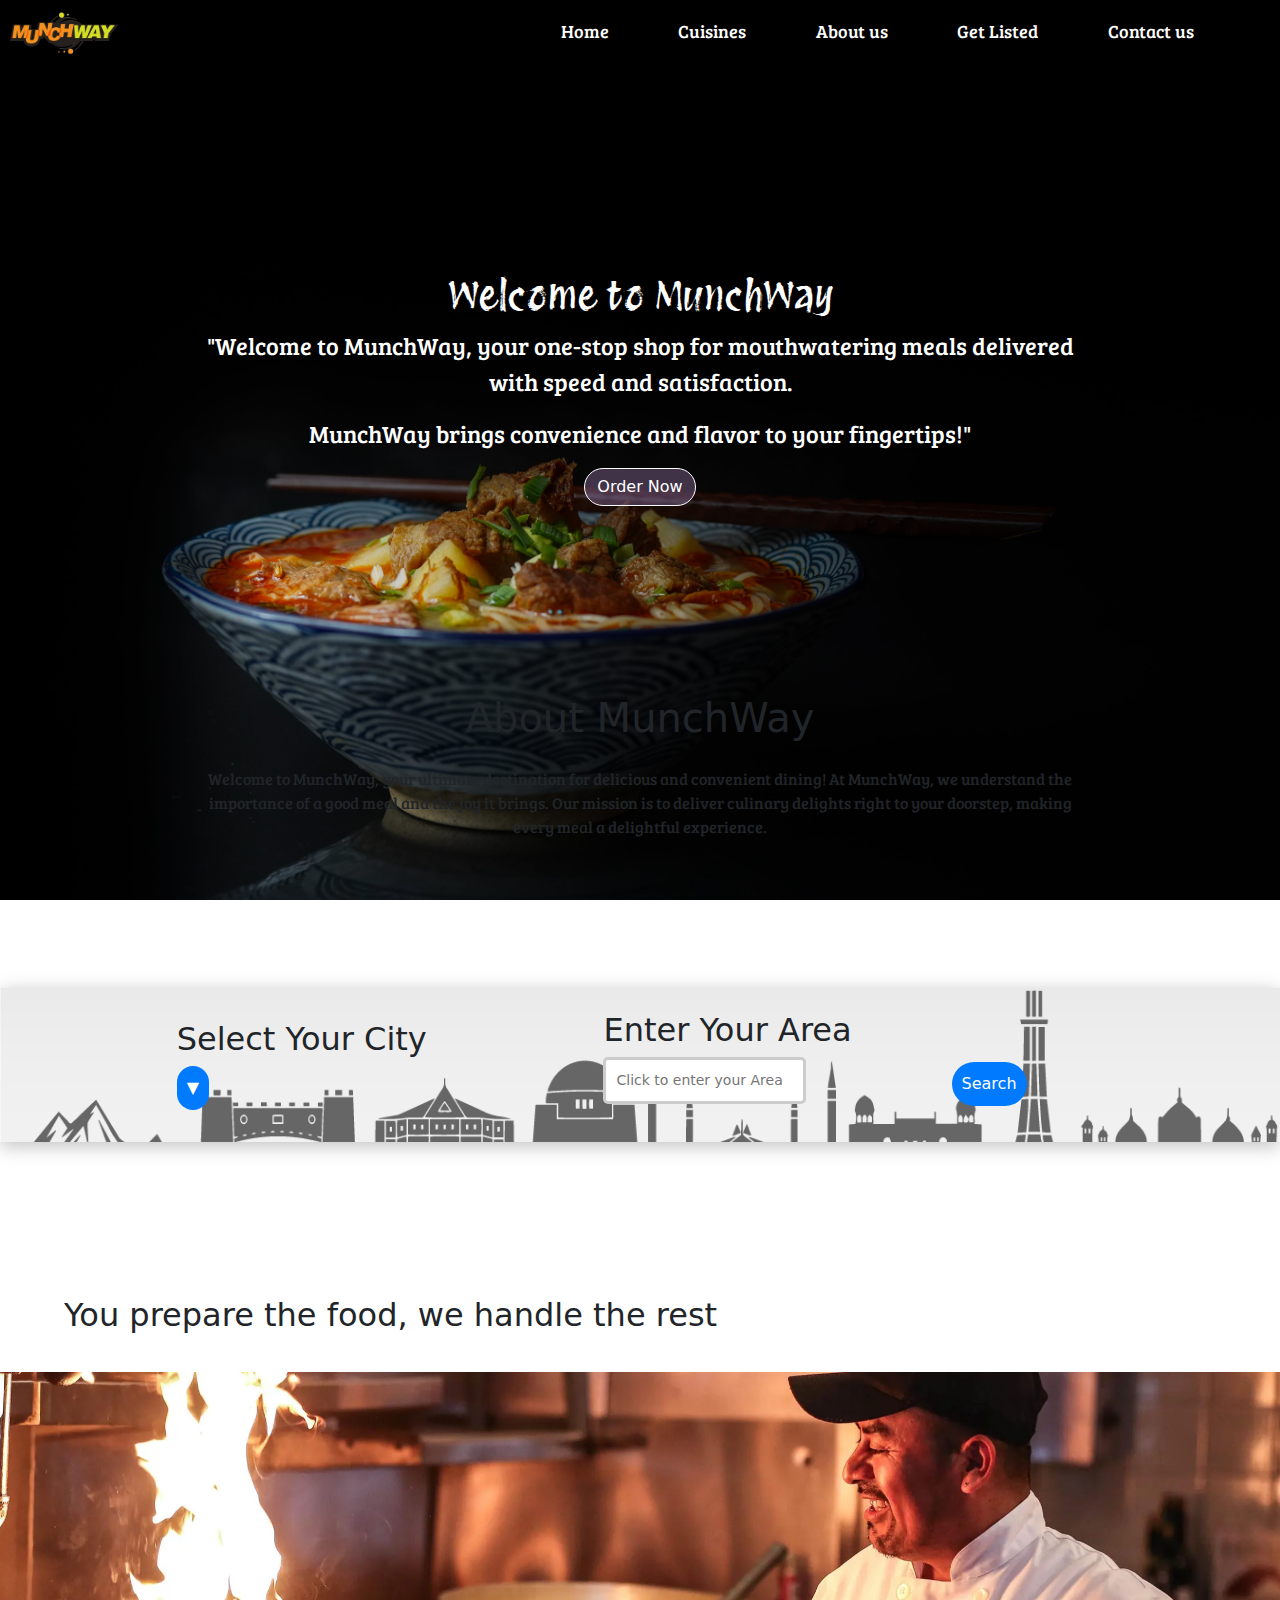
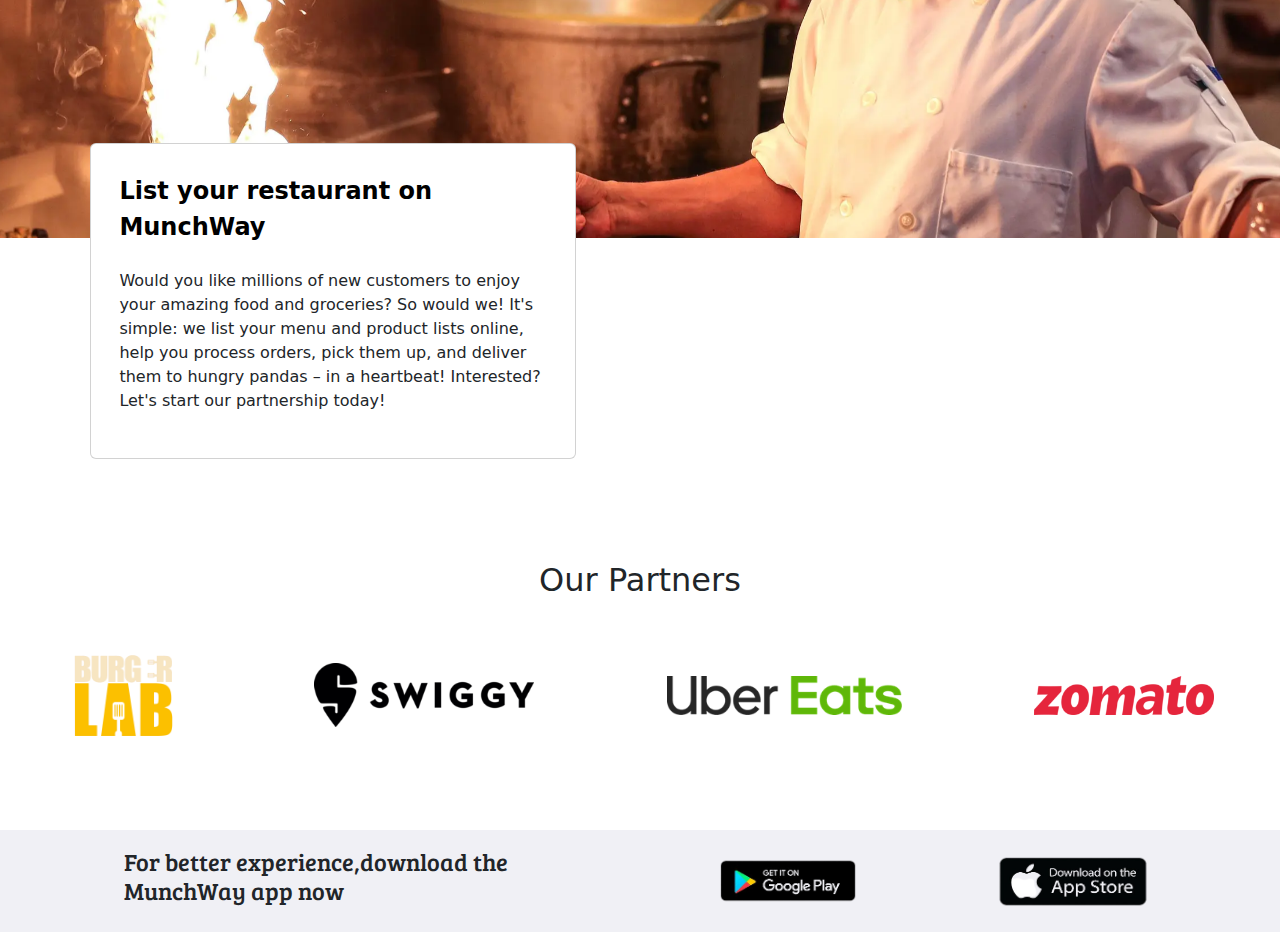
<file: index.html>
<!DOCTYPE html>
<html lang="en">
<head>
    <meta charset="UTF-8">
    <meta name="viewport" content="width=device-width, initial-scale=1.0">
    <title>MunchWay</title>
    <link rel="stylesheet" href="css/style-index.css">
    <link rel="stylesheet" href="css/style-form.css">
    <link href="https://fonts.googleapis.com/css2?family=Bree+Serif&family=Poppins:ital,wght@0,100;0,200;0,300;0,400;0,500;0,600;0,700;0,800;0,900;1,100;1,200;1,300;1,400;1,500;1,600;1,700;1,800;1,900&family=Protest+Revolution&display=swap" rel="stylesheet">
    <link href="https://cdn.jsdelivr.net/npm/bootstrap@5.3.3/dist/css/bootstrap.min.css" rel="stylesheet" integrity="sha384-QWTKZyjpPEjISv5WaRU9OFeRpok6YctnYmDr5pNlyT2bRjXh0JMhjY6hW+ALEwIH" crossorigin="anonymous">
</head>
<body>
    <!-- navbar -->
<div class="navbar">
    <div class="logo">
        <img src="images/logo.png" alt="">
    </div>

    <div class="nav-items">
<ul>
    <li class="item"><a href="#">Home</a></li>
    <li class="item"><a href="cuisines.html">Cuisines</a></li>
    <li class="item"><a href="about.html">About us</a></li>
    <li class="item"><a href="listing.html">Get Listed</a></li>
    <li class="item"><a href="">Contact us</a></li>
</ul>
    </div>
</div>

<!-- banner -->
<section class="banner">
<div class="ban-text">    
<h1>Welcome to MunchWay</h1>
<p>"Welcome to MunchWay, your one-stop shop for mouthwatering meals delivered with speed and satisfaction.</p>
<p>MunchWay brings convenience and flavor to your fingertips!"</p>
<button class="btn" onclick="toggleForm()">Order Now</button>

</div>
</section>

<!-- signup form -->

<div class="container">
    <h1>SignUp to MunchWay</h1>
    <button class="close-btn" onclick="closeForm()">×</button>
<form>
    <label for="fullname">Full Name</label>
    <input type="text" id="fullname" name="fullname" required>

    <label for="email">Email</label>
    <input type="email" id="email" name="email" required>

    <label for="password">Password</label>
    <input type="password" id="password" name="password" required>

    <button type="submit">SignUp</button>
</form>
</div>

<!-- about section  -->
<section class="about">
<div class="abt-text">
<h1>About MunchWay</h1>
<p>Welcome to MunchWay, your ultimate destination for delicious and convenient dining! At MunchWay, we understand the importance of a good meal and the joy it brings. Our mission is to deliver culinary delights right to your doorstep, making every meal a delightful experience.
</p>
</div>
</section>

<!-- services areas -->
<section class="service">
<div class="cities">
    <h2>Select Your City</h2>
    <div>
        <select id="citySelect" style="display: none;">
            <option value="Karachi">Karachi</option>
            <option value="Lahore">Lahore</option>
            <option value="Islamabad">Islamabad</option>
            <option value="Faisalabad">Faisalabad</option>
            <option value="Rawalpindi">Rawalpindi</option>
        </select>
        <button onclick="toggleCities()">▼</button>
    </div>
</div>
<div class="area">
    <h2>Enter Your Area</h2>
    <div>
        <input type="text" id="areaInput" onclick="showTextarea()" placeholder="Click to enter your Area">
    </div>
</div>
<div class="serv-btn">
        <button id="searchButton" onclick="checkInputs()">Search</button>
</div>
</section>

<!-- list your Restaurant -->
<section id="listing">
<div class="list-rest">
    <h2>You prepare the food, we handle the rest</h2>
    <img src="./images/home-vendor-pk.png" alt="">
</div>
<div class="card">
    <div class="card-details">
        <p class="text-title">List your restaurant on MunchWay</p>
        <p class="text-body">Would you like millions of new customers to enjoy your amazing food and groceries? So would we!

            It's simple: we list your menu and product lists online, help you process orders, pick them up, and deliver them to hungry pandas – in a heartbeat!
            
            Interested? Let's start our partnership today!</p>
    </div>
    <button class="card-button">Get Started</button>
</div>
</section>

<!-- Our Partners -->

<section id="part-sec">
    <h2 class="part-text">Our Partners</h2>
<div class="partner">
    <img src="partners/Burger-lab-Logo.png" alt="" id="burger-lab">
    <img src="partners/swiggy-logo.png" alt="" id="swiggy">
    <img src="partners/uber-eats-logo.png" alt="" id="uber-eats">
    <img src="partners/zomato-logo.png" alt="" id="zomato">
</div>
</section>

<!-- Download APP -->

<section class="get-app">
<h2>For better experience,download the MunchWay app now</h2>
<img src="images/google.png" alt="" id="google" style="height: 5vw;">
<img src="images/app-store.png" alt="" id="app-store" style="height: 4.5vw;position: relative; top: 0.1vw;">
</section>












<script src="https://cdn.jsdelivr.net/npm/bootstrap@5.3.3/dist/js/bootstrap.bundle.min.js" integrity="sha384-YvpcrYf0tY3lHB60NNkmXc5s9fDVZLESaAA55NDzOxhy9GkcIdslK1eN7N6jIeHz" crossorigin="anonymous"></script>
<script>
     function toggleCities() {
            var select = document.getElementById("citySelect");
            if (select.style.display === "none") {
                select.style.display = "inline-block";
            } else {
                select.style.display = "none";
            }
        }

        function showTextarea() {
            var textarea = document.getElementById("areaTextarea");
            textarea.style.display = "block";
        }

        function checkInputs() {
            var city = document.getElementById("citySelect").value;
            var area = document.getElementById("areaInput").value;
            var button = document.getElementById("searchButton");

            if (city === "" && area === "") {
                alert("Please enter your city and area.");
            } else if (city === "") {
                alert("Please enter your city first.");
            } else if (area === "") {
                alert("Please enter your area first.");
            } else {
                button.disabled = true;
            }
        }


        function toggleForm() {
    var form = document.querySelector('.container');
    form.style.display = (form.style.display === 'block') ? 'none' : 'block';
}

// // Close the form when clicked outside
// window.addEventListener('click', function(event) {
//     var form = document.querySelector('.container');
//     if (event.target != form && event.target.parentNode != form && event.target.className != 'btn') {
//         form.style.display = 'none';
//     }
// });
// Close the form when clicked outside
window.addEventListener('click', function(event) {
    var form = document.querySelector('.container');
    var button = document.getElementById('orderButton');
    if (event.target != form && event.target != button && !form.contains(event.target) && event.target.className != 'btn') {
        form.style.display = 'none';
    }
});
// 'x' button for closing the form
function closeForm() {
    document.querySelector('.container').style.display = 'none';
}




        // document.body.style.zoom = "100%";


</script>
</body>
</html>
</file>
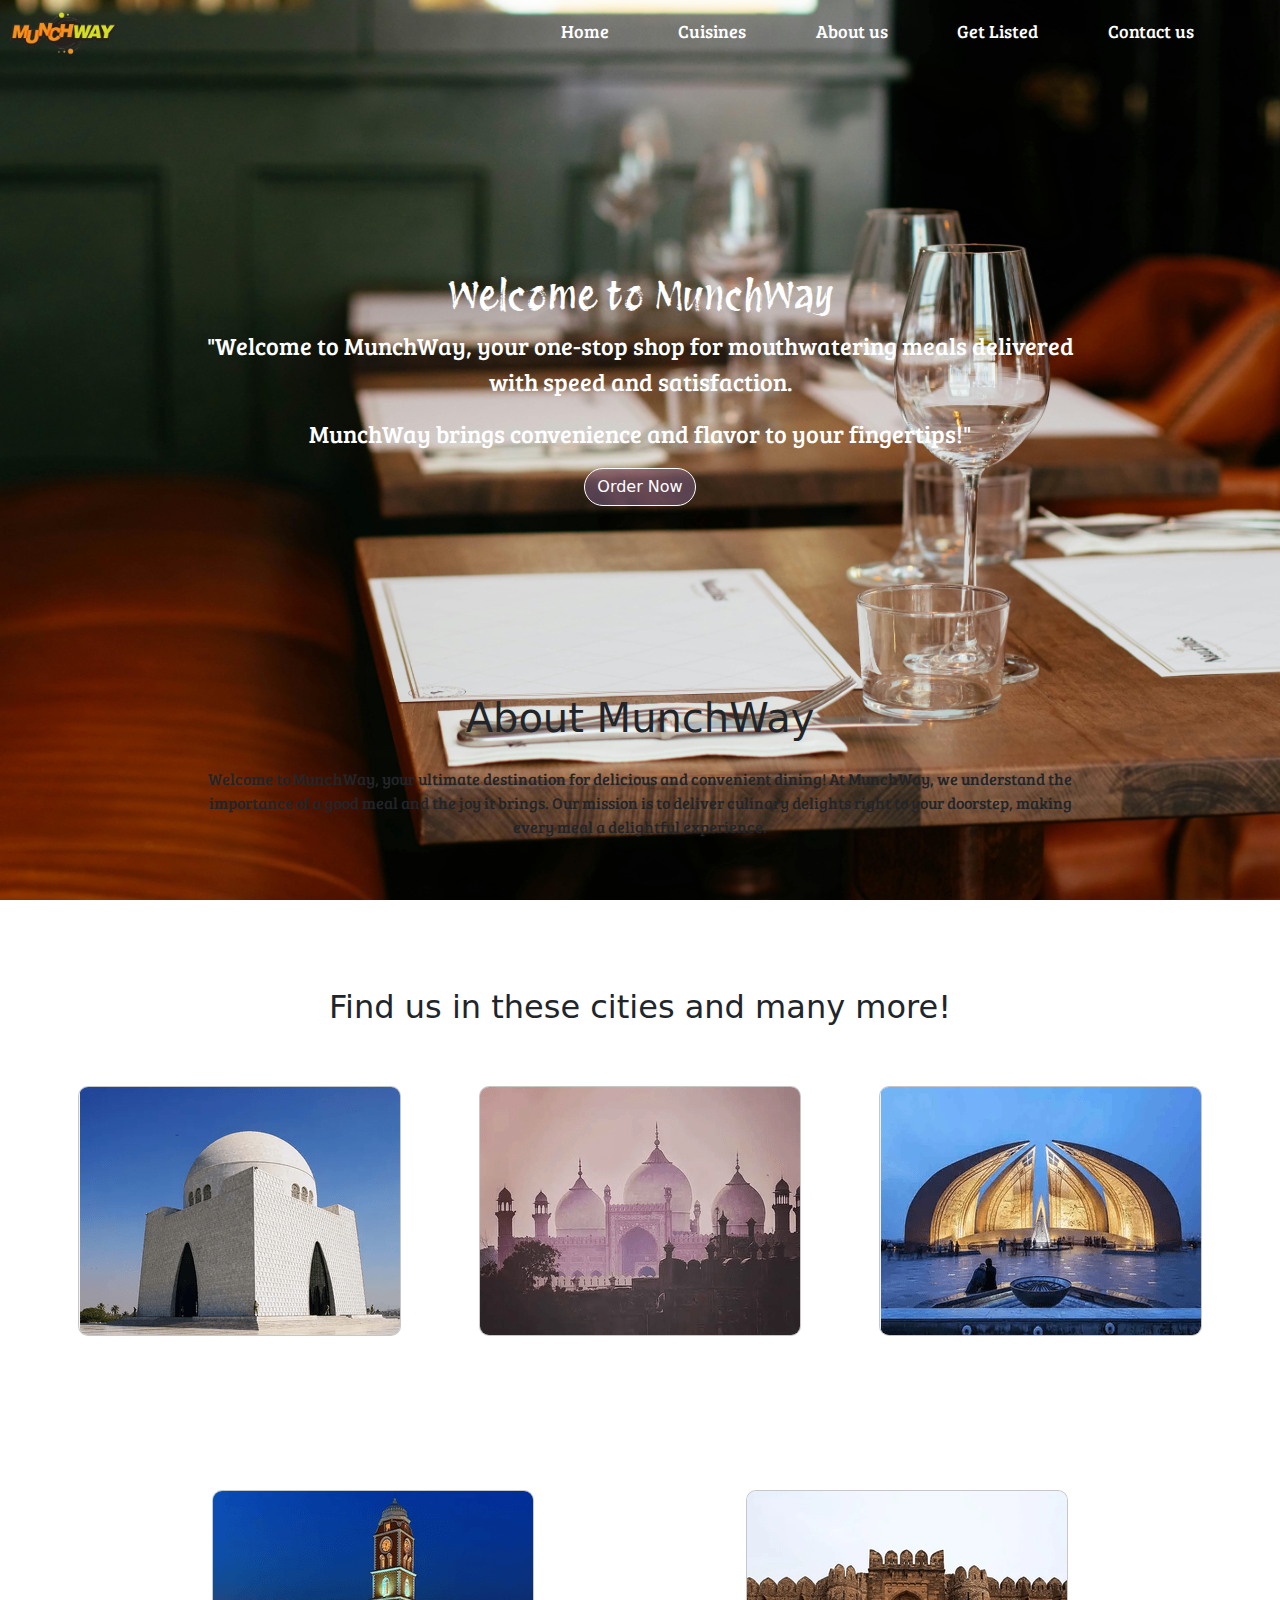
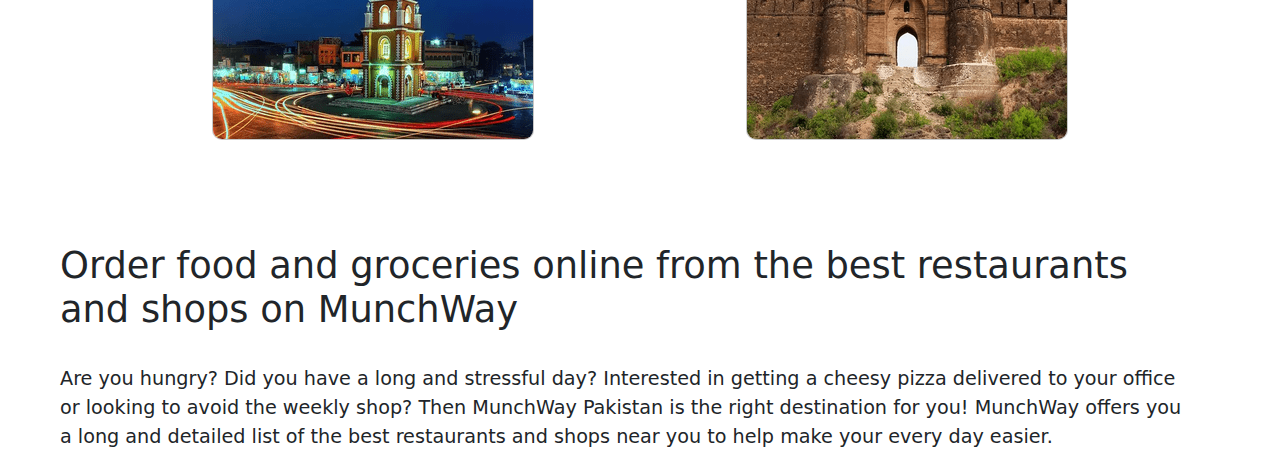
<file: about.html>
<!DOCTYPE html>
<html lang="en">
<head>
    <meta charset="UTF-8">
    <meta name="viewport" content="width=device-width, initial-scale=1.0">
    <link rel="stylesheet" href="css/style-index.css">
    <link rel="stylesheet" href="css/style-about.css">
    <link href="https://fonts.googleapis.com/css2?family=Bree+Serif&family=Poppins:ital,wght@0,100;0,200;0,300;0,400;0,500;0,600;0,700;0,800;0,900;1,100;1,200;1,300;1,400;1,500;1,600;1,700;1,800;1,900&family=Protest+Revolution&display=swap" rel="stylesheet">
    <link href="https://cdn.jsdelivr.net/npm/bootstrap@5.3.3/dist/css/bootstrap.min.css" rel="stylesheet" integrity="sha384-QWTKZyjpPEjISv5WaRU9OFeRpok6YctnYmDr5pNlyT2bRjXh0JMhjY6hW+ALEwIH" crossorigin="anonymous">
    <title>About MunchWay</title>

</head>
<body>
    <!-- navbar -->
    <div class="navbar">
        <div class="logo">
            <img src="images/logo.png" alt="">
        </div>
    
        <div class="nav-items">
    <ul>
        <li class="item"><a href="index.html">Home</a></li>
        <li class="item"><a href="cuisines.html">Cuisines</a></li>
        <li class="item"><a href="#">About us</a></li>
        <li class="item"><a href="listing.html">Get Listed</a></li>
        <li class="item"><a href="">Contact us</a></li>
    </ul>
        </div>
    </div>

    <!-- banner -->
<section class=" cuisine-banner">
    <div class="ban-text">    
    <h1>Welcome to MunchWay</h1>
    <p>"Welcome to MunchWay, your one-stop shop for mouthwatering meals delivered with speed and satisfaction.</p>
    <p>MunchWay brings convenience and flavor to your fingertips!"</p>
    <button class="btn">Order Now</button>
    </div>
    </section>

<!-- about section  -->
<section class="about">
    <div class="abt-text">
    <h1>About MunchWay</h1>
    <p>Welcome to MunchWay, your ultimate destination for delicious and convenient dining! At MunchWay, we understand the importance of a good meal and the joy it brings. Our mission is to deliver culinary delights right to your doorstep, making every meal a delightful experience.
    </p>
    </div>
    </section>


    <!-- Cities Section  -->
    <h2 class="cities-text" style="text-align: center;">Find us in these cities and many more!</h2>
<section class="cities">
    <section id="card1" class="card">
        <img src="images/Karachi.png" alt="">
        <div class="card__content">
          <p class="card__title">Karachi, Pakistan</p>
          <p class="card__description">
            Karachi, the bustling metropolis of Pakistan, is where we call home. Our presence in this vibrant city allows us to serve its diverse and dynamic community, providing top-notch services to our valued clients.
          </p>
        </div>
      </section>

    <section id="card1" class="card">
        <img src="images/Lahore.png" alt="">
        <div class="card__content">
          <p class="card__title">Lahore, Pakistan</p>
          <p class="card__description">
            Nestled in the heart of Punjab, Lahore is a city steeped in history and culture. We are proud to serve the people of Lahore, offering our services to enhance the lives of its residents and contribute to the city's growth.
          </p>
        </div>
      </section>

    <section id="card1" class="card">
        <img src="images/Islamabad.png" alt="">
        <div class="card__content">
          <p class="card__title">Islamabad, Pakistan</p>
          <p class="card__description">
            As the capital city of Pakistan, Islamabad is a hub of activity and progress. We are honored to be a part of this thriving city, serving its residents with dedication and commitment to excellence in all that we do.
          </p>
        </div>
      </section>

<section id="card1" class="card">
    <img src="images/Faisalabad.png" alt="">
    <div class="card__content">
      <p class="card__title">Faisalabad, Pakistan</p>
      <p class="card__description">
        Faisalabad, known as the Manchester of Pakistan, is a city of industry and innovation. We are privileged to be a part of this dynamic city, offering our services to support its growth and development into a modern urban center.
      </p>
    </div>
  </section>

  <section id="card1" class="card">
    <img src="images/Rawalpindi.png" alt="">
    <div class="card__content">
      <p class="card__title">Rawalpindi, Pakistan</p>
      <p class="card__description">
        Rawalpindi, the twin city of Islamabad, is a bustling urban center with a rich history. We are delighted to serve the people of Rawalpindi, providing them with high-quality services that enhance their daily lives.
      </p>
    </div>
  </section>
</section>
  
<div class="after-text">
  <h2 class="after-head">Order food and groceries online from the best restaurants and shops on MunchWay</h2>
  <p class="text">Are you hungry? Did you have a long and stressful day? Interested in getting a cheesy pizza delivered to your office or looking to avoid the weekly shop? Then MunchWay Pakistan is the right destination for you! MunchWay offers you a long and detailed list of the best restaurants and shops near you to help make your every day easier.</p>
</div>






</body>
</html>
</file>
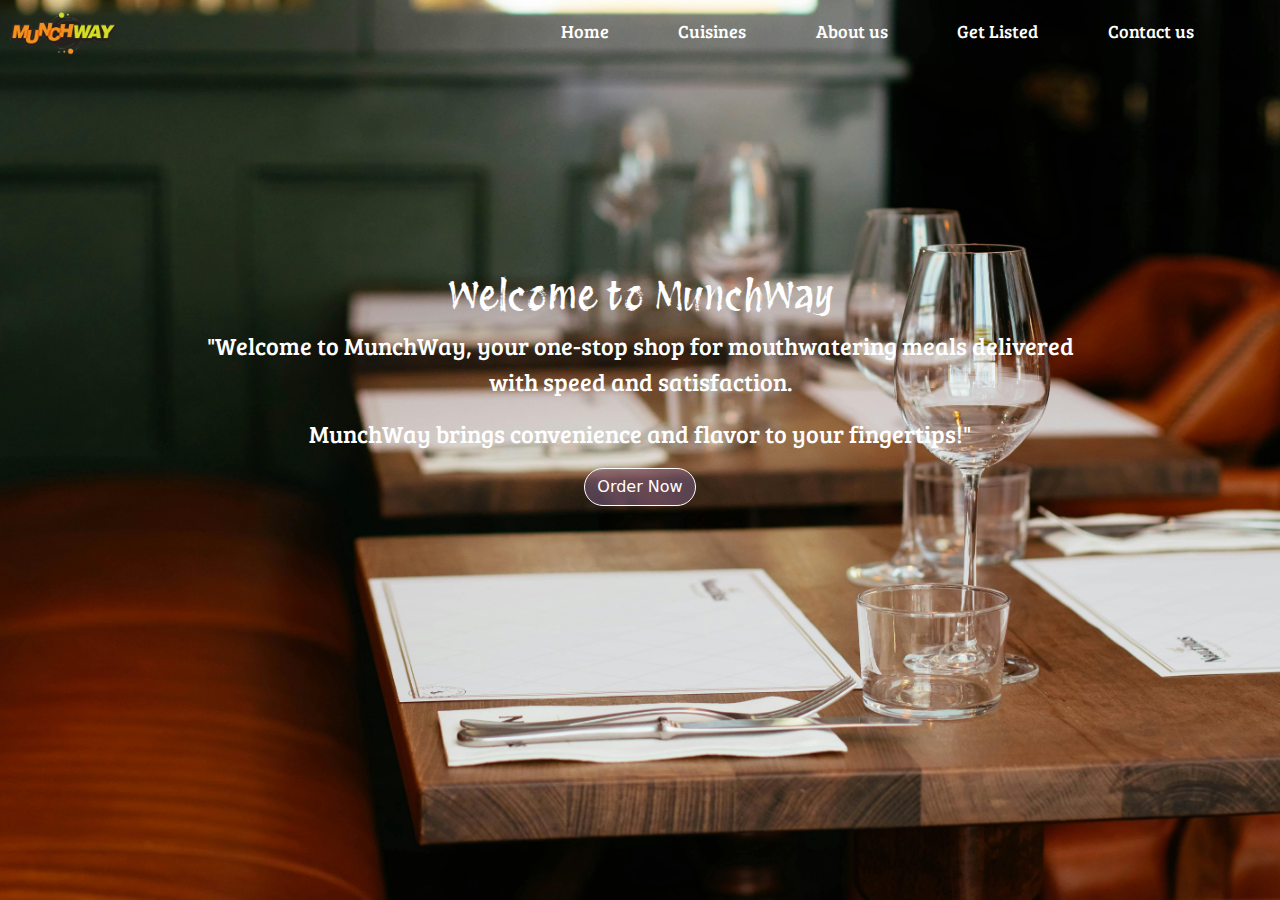
<file: cuisines.html>
<!DOCTYPE html>
<html lang="en">
<head>
    <meta charset="UTF-8">
    <meta name="viewport" content="width=device-width, initial-scale=1.0">
    <link rel="stylesheet" href="css/style-index.css">
    <link href="https://fonts.googleapis.com/css2?family=Bree+Serif&family=Poppins:ital,wght@0,100;0,200;0,300;0,400;0,500;0,600;0,700;0,800;0,900;1,100;1,200;1,300;1,400;1,500;1,600;1,700;1,800;1,900&family=Protest+Revolution&display=swap" rel="stylesheet">
    <link href="https://cdn.jsdelivr.net/npm/bootstrap@5.3.3/dist/css/bootstrap.min.css" rel="stylesheet" integrity="sha384-QWTKZyjpPEjISv5WaRU9OFeRpok6YctnYmDr5pNlyT2bRjXh0JMhjY6hW+ALEwIH" crossorigin="anonymous">
    <title></title>
</head>
<body>
    <!-- navbar -->
    <div class="navbar">
        <div class="logo">
            <img src="images/logo.png" alt="">
        </div>
    
        <div class="nav-items">
    <ul>
        <li class="item"><a href="index.html">Home</a></li>
        <li class="item"><a href="#">Cuisines</a></li>
        <li class="item"><a href="about.html">About us</a></li>
        <li class="item"><a href="listing.html">Get Listed</a></li>
        <li class="item"><a href="">Contact us</a></li>
    </ul>
        </div>
    </div>

    <!-- banner -->
<section class=" cuisine-banner">
    <div class="ban-text">    
    <h1>Welcome to MunchWay</h1>
    <p>"Welcome to MunchWay, your one-stop shop for mouthwatering meals delivered with speed and satisfaction.</p>
    <p>MunchWay brings convenience and flavor to your fingertips!"</p>
    <button class="btn">Order Now</button>
    </div>
    </section>






</body>
</html>
</file>
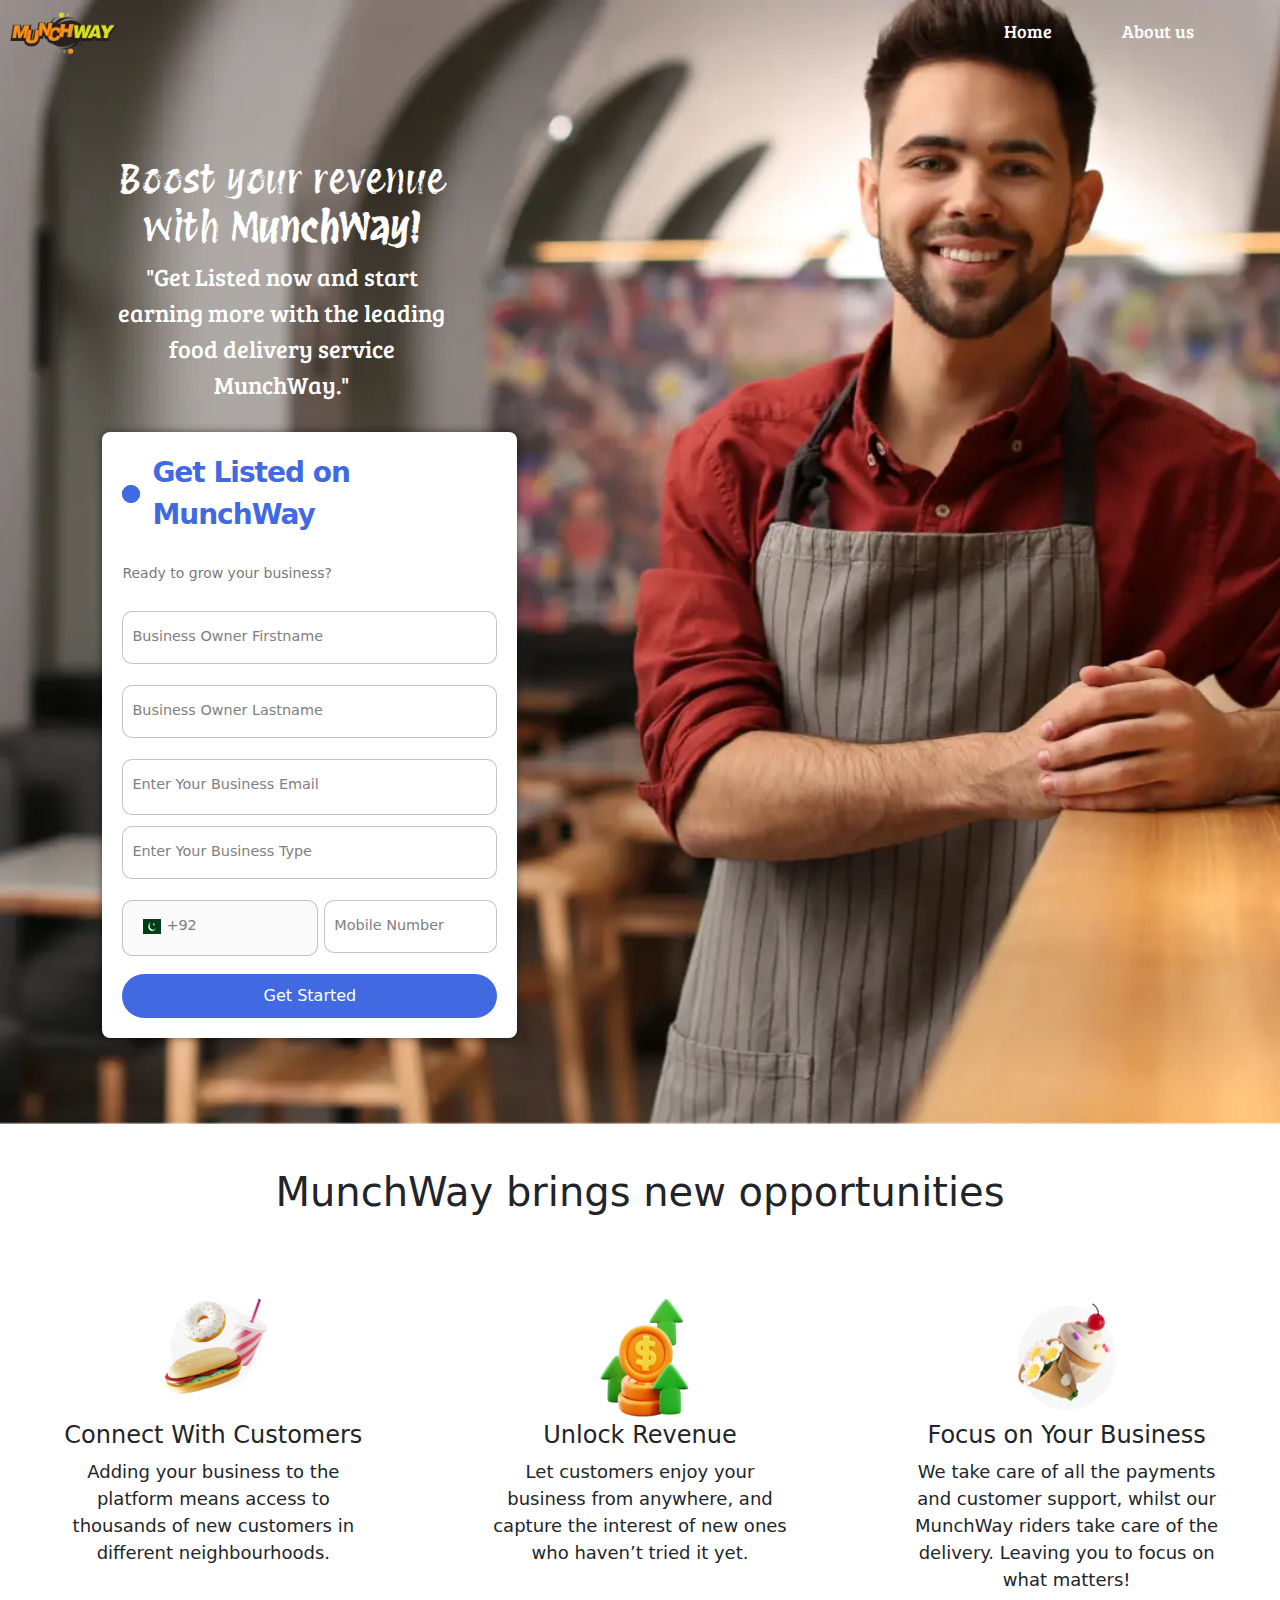
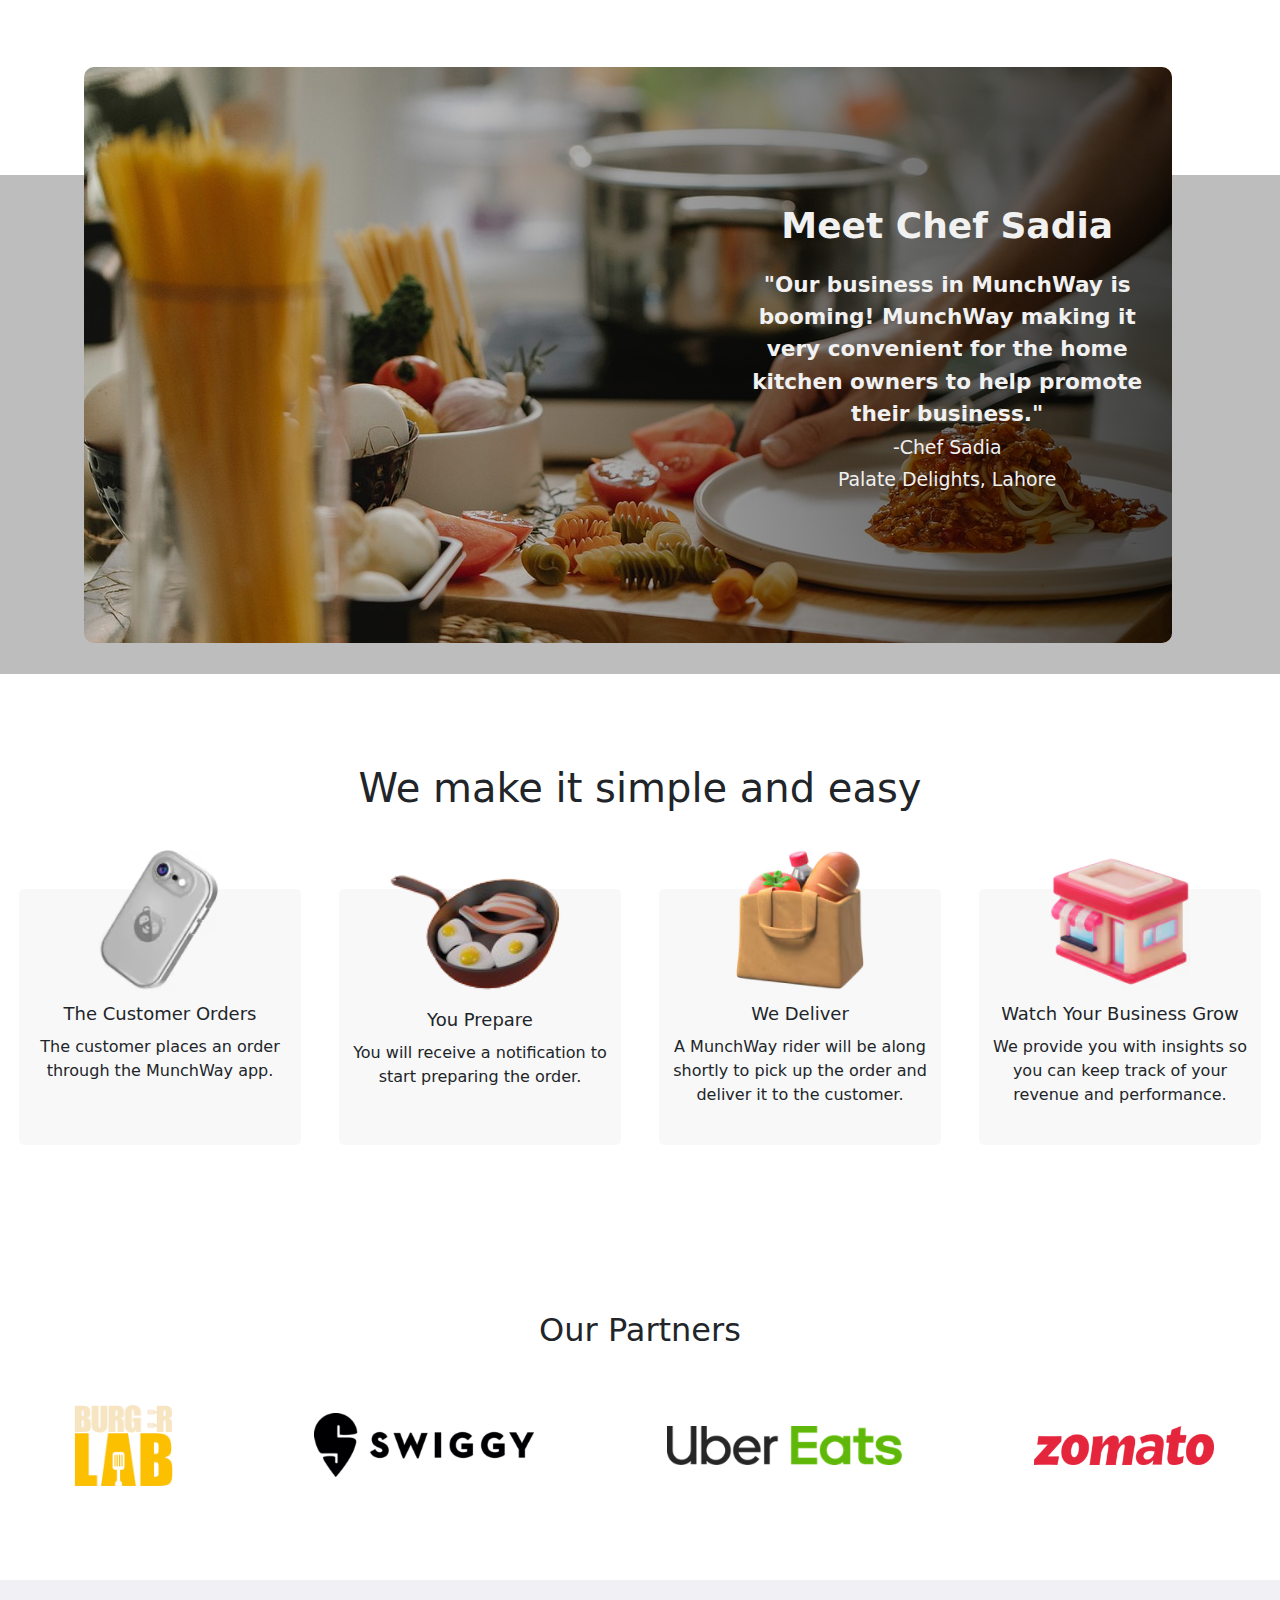
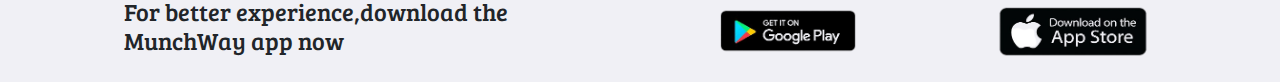
<file: listing.html>
<!DOCTYPE html>
<html lang="en">
<head>
    <meta charset="UTF-8">
    <meta name="viewport" content="width=device-width, initial-scale=1.0">
    <title>Get Listed on MunchWay</title>
    <link rel="stylesheet" href="css/style-listing.css">
    <link href="https://fonts.googleapis.com/css2?family=Bree+Serif&family=Poppins:ital,wght@0,100;0,200;0,300;0,400;0,500;0,600;0,700;0,800;0,900;1,100;1,200;1,300;1,400;1,500;1,600;1,700;1,800;1,900&family=Protest+Revolution&display=swap" rel="stylesheet">
    <link href="https://cdn.jsdelivr.net/npm/bootstrap@5.3.3/dist/css/bootstrap.min.css" rel="stylesheet" integrity="sha384-QWTKZyjpPEjISv5WaRU9OFeRpok6YctnYmDr5pNlyT2bRjXh0JMhjY6hW+ALEwIH" crossorigin="anonymous">
</head>
<body>
    <!-- navbar -->
<div class="navbar">
    <div class="logo">
        <img src="images/logo.png" alt="">
    </div>

    <div class="nav-items">
<ul>
    <li class="item"><a href="#">Home</a></li>
    <!-- <li class="item"><a href="cuisines.html">Cuisines</a></li>
    <li class="item"><a href="">Contact us</a></li> -->
    <li class="item"><a href="about.html">About us</a></li>
</ul>
    </div>
</div>

<!-- banner -->
<section class="banner">
<div class="ban-text">    
<h1>Boost your revenue with <b>MunchWay!</b></h1>
<p>"Get Listed now and start earning more with the leading food delivery service MunchWay."</p>


</div>
</section>

<!-- listing form -->

<form class="form">
    <p class="title">Get Listed on MunchWay </p>
    <p class="message">Ready to grow your business? </p>
        
    <label>
        <input required="" placeholder="" type="text" class="input">
        <span>Business Owner Firstname</span>
    </label>

    <label>
        <input required="" placeholder="" type="text" class="input">
        <span>Business Owner Lastname</span>
    </label>
            
    <label>
        <input required="" placeholder="" type="email" class="input">
        <span>Enter Your Business Email</span>
    </label> 
    
    <label>
        <input required="" placeholder="" type="text" class="input">
        <span>Enter Your Business Type</span>
    </label> 
<div class="flex">
    <label>
        <input required="" placeholder="" type="number" class="input" disabled>
        <span><img src="images/pak-flag.png" alt="PK" style="width: 24px;height: 15px; margin-left: 5px; margin-right: 5px;">+92</span>
    </label>
    <label>
        <input required="" placeholder="" type="text" class="input">
        <span>Mobile Number</span>
    </label>
</div>
    <button class="submit">Get Started</button>
</form>

<!-- Features section  -->
<div class="list-head">
    <h1>MunchWay brings new opportunities</h1>
</div>
<section class="features">
    <div class="reasons">
        <img src="images/listing-icon1.png" alt="" style="width: 120px ; height: 128px;">
        <h4>Connect With Customers</h4>
        <p>Adding your business to the platform means access to thousands of new customers in different neighbourhoods.</p>
    </div>
    
    <div class="reasons">
        <img src="images/listing-icon3.png" alt="" style="width: 120px ; height: 128px;">
        <h4>Unlock Revenue</h4>
        <p>Let customers enjoy your business from anywhere, and capture the interest of new ones who haven’t tried it yet.</p>
    </div>
    
    <div class="reasons">
        <img src="images/listing-icon2.png" alt="" style="width: 120px ; height: 128px;">
        <h4>Focus on Your Business</h4>
        <p>We take care of all the payments and customer support, whilst our MunchWay riders take care of the delivery. Leaving you to focus on what matters!</p>
    </div>
</section>

<!-- Home Kitchen -->
<div class="grey-banner">
        <div class="cookieCard">
            <div class="cookieText">
            <p class="cookieHeading"><strong>Meet Chef Sadia</strong></p>
            <p class="cookieDescription"><b>"Our business in MunchWay is booming! MunchWay making it very convenient for the home kitchen owners to help promote their business."</b> <br><small>-Chef Sadia <br>Palate Delights, Lahore</small></p>
            
            </div>
        </div>
</div>

<!--  Algorithm section  -->
<div class="list-head">
    <h1>We make it simple and easy</h1>
</div>
<section class="features">
    <div class="reasons-algo">
        <img src="images/algo1.png" alt="" >
        <h4>The Customer Orders</h4>
        <p>The customer places an order through the MunchWay app.</p>
    </div>
    
    <div class="reasons-algo">
        <img src="images/algo2.png" alt="" style="width: 210px; height: 210px; position: relative;     top: -7vw;
        margin-bottom: -7vw;">
        <h4>You Prepare</h4>
        <p>You will receive a notification to start preparing the order.</p>
    </div>
    
    <div class="reasons-algo">
        <img src="images/algo3.png" alt="" >
        <h4>We Deliver</h4>
        <p>A MunchWay rider will be along shortly to pick up the order and deliver it to the customer.</p>
    </div>
    
    <div class="reasons-algo">
        <img src="images/algo4.png" alt="" >
        <h4>Watch Your Business Grow</h4>
        <p>We provide you with insights so you can keep track of your revenue and performance.</p>
    </div>
</section>

<!-- Our Partners -->

<section id="part-sec">
    <h2 class="part-text">Our Partners</h2>
<div class="partner">
    <img src="partners/Burger-lab-Logo.png" alt="" id="burger-lab">
    <img src="partners/swiggy-logo.png" alt="" id="swiggy">
    <img src="partners/uber-eats-logo.png" alt="" id="uber-eats">
    <img src="partners/zomato-logo.png" alt="" id="zomato">
</div>
</section>

<!-- Download APP -->

<section class="get-app">
<h2>For better experience,download the MunchWay app now</h2>
<img src="images/google.png" alt="" id="google" style="height: 5vw;">
<img src="images/app-store.png" alt="" id="app-store" style="height: 4.5vw;position: relative; top: 0.1vw;">
</section>












<script src="https://cdn.jsdelivr.net/npm/bootstrap@5.3.3/dist/js/bootstrap.bundle.min.js" integrity="sha384-YvpcrYf0tY3lHB60NNkmXc5s9fDVZLESaAA55NDzOxhy9GkcIdslK1eN7N6jIeHz" crossorigin="anonymous"></script>
<script>
     function toggleCities() {
            var select = document.getElementById("citySelect");
            if (select.style.display === "none") {
                select.style.display = "inline-block";
            } else {
                select.style.display = "none";
            }
        }

        function showTextarea() {
            var textarea = document.getElementById("areaTextarea");
            textarea.style.display = "block";
        }

        function checkInputs() {
            var city = document.getElementById("citySelect").value;
            var area = document.getElementById("areaInput").value;
            var button = document.getElementById("searchButton");

            if (city === "" && area === "") {
                alert("Please enter your city and area.");
            } else if (city === "") {
                alert("Please enter your city first.");
            } else if (area === "") {
                alert("Please enter your area first.");
            } else {
                button.disabled = true;
            }
        }


        function toggleForm() {
    var form = document.querySelector('.container');
    form.style.display = (form.style.display === 'block') ? 'none' : 'block';
}

// // Close the form when clicked outside
// window.addEventListener('click', function(event) {
//     var form = document.querySelector('.container');
//     if (event.target != form && event.target.parentNode != form && event.target.className != 'btn') {
//         form.style.display = 'none';
//     }
// });
// Close the form when clicked outside
window.addEventListener('click', function(event) {
    var form = document.querySelector('.container');
    var button = document.getElementById('orderButton');
    if (event.target != form && event.target != button && !form.contains(event.target) && event.target.className != 'btn') {
        form.style.display = 'none';
    }
});
// 'x' button for closing the form
function closeForm() {
    document.querySelector('.container').style.display = 'none';
}




        // document.body.style.zoom = "100%";


</script>
</body>
</html>
</file>
<file: css/style-index.css>
body{
    overflow-x: hidden;
}

.logo{
    width: 12vw;
}

.logo img {
    width: 10vw;
    position: relative;
    top: -1vw;
}

.nav-items {
position: relative;
left: -4vw;
top: -0.5vw;
}

.nav-items ul{
list-style: none;
display: flex;
}

.nav-items ul li{
    padding: 0vw 1vw;
}

.nav-items ul li a{
    text-decoration: none;
    color: white;
    font-family: "Bree Serif", serif;
    font-size: 1.1rem;
    border-radius: 20px;
    padding: 3px 22px;
}

.nav-items ul li a:hover{
    color: black;
    background-color: white;
}

.navbar{
    height: 5vw;
}

.navbar::before{
    content: "" ;
    background-color: black;
    position: absolute;
    top: 0px;
    left: 0px;
    height: 100%;
    width: 100%;
    z-index: -1;
    opacity: 0.4;
    }

    /* banner section */
.banner{
        display: flex;
        flex-direction: column;
        padding: 3px 200px;
        height: 650px;
        justify-content: center;
        align-items: center;
        margin-bottom: -7vw;
    }
.cuisine-banner{
        display: flex;
        flex-direction: column;
        padding: 3px 200px;
        height: 650px;
        justify-content: center;
        align-items: center;
        margin-bottom: -7vw;
    }
.banner::before{
        content: "" ;
        position: absolute; 
        background:url('../images/bg1.jpg') no-repeat center center/cover;
        height: 100%;
        width: 100%;
        top: 0px;
        left: 0px;
        z-index: -1;
        opacity: 1;
}
/* .cuisine-banner::after{
    content: "";
    position: absolute;
    top: 0;
    left: 0;
    right: 0;
    bottom: 0;
    background: linear-gradient(rgba(0, 0, 0, 0.5), rgba(0, 0, 0, 0));
    pointer-events: none; /* Allows clicks to go through the overlay to the image 
} */
.cuisine-banner::before{
        content: "" ;
        position: absolute; 
        background:url('../images/cuisine-banner1.jpg') no-repeat center center/cover;
        height: 100%;
        width: 100%;
        top: 0px;
        left: 0px;
        z-index: -1;
        opacity: 1;
}
.ban-text{
    display: flex;
    flex-direction: column;
    justify-content: center;
    align-items: center;
}
.banner h1{
    color: white;
    text-align: center;
    font-family: "Protest Revolution", sans-serif;
}
.cuisine-banner h1{
    color: rgb(255, 255, 255);
    text-align: center;
    font-family: "Protest Revolution", sans-serif;
}

.banner p{
    color: rgb(255, 255, 255);
    text-align: center;
    font-size: 1.5rem;
    font-family: "Bree Serif", serif;

} 
.cuisine-banner p{
    color: rgb(255, 255, 255);
    text-align: center;
    font-size: 1.5rem;
    font-family: "Bree Serif", serif;

} 
.btn{
    color: white !important;
    border: 1px solid !important;
    background-color: rgba(129, 98, 143, 0.473) !important;
    position: relative;
    /* left: 31vw; */
}
/* about section  */
.about{
    display: flex;
    flex-direction: column;
    padding: 3px 200px;
    height: 300px;
    justify-content: center;
    align-items: center;
    margin-bottom: 5vw;

}
.about h1{
    text-align: center;
    margin-bottom: 2vw;
}
.about p{
    font-family: "Bree Serif", serif;
    text-align: center;
}
input[type="text"], textarea {
    padding: 4px 13px 5px 27px;
    font-size: 14px;
    margin-bottom: 10px;
    width: 203px;
    border-radius: 1.5vw;
}
.service {
    display: flex;
    justify-content: space-evenly;
    height: 12vw;
    align-items: center;
    border: 0px solid black;
    box-shadow: 0 4px 18px 0 rgba(0, 0, 0, 0.25);
    background-color: aliceblue;
    background:url('../images/pak-bg.png') no-repeat center center/cover;

}

/* .service::before{
    content: '';
    background:url('../images/pak-bg.png') no-repeat center center/cover;
} */
button {
    padding: 5px 10px;
    font-size: 16px;
    background-color: #ff69b4; /* Pink color */
    color: #fff;
    border: none;
    cursor: pointer;
    border-radius: 100px !important;
}
button:disabled {
    background-color: #ccc; /* Grey color */
    cursor: not-allowed;
}
.serv-btn{
    position: relative;
    left: -6vw;
    top: 1.5vw;
}
.list-rest{
    margin-top: 12vw;
}
.list-rest h2{
    margin-left: 5vw;
    margin-bottom: 3vw;
}
.list-rest img{
    background-position: 50%;
    background-repeat: no-repeat;
    background-size: cover;
    height: 466px;
    object-fit: cover;
    width: 100%;
    vertical-align: baseline;
    border: 0;
}

/* card in listing section */
.card {
    width: 38vw;
    height: 254px;
    border-radius: 20px;
    background: #f5f5f5;
    position: relative;
    padding: 1.8rem;
    border: 3px solid #c3c6ce;
    transition: 0.5s ease-out;
    overflow: visible;
    top: -8vw;
    left: 7vw;
   }
   
   .card-details {
    color: black;
    height: 100%;
    gap: .5em;
    display: grid;
    place-content: center;
   }
   
   .card-button {
    transform: translate(-50%, 125%);
    width: 60%;
    border-radius: 1rem;
    border: none;
    background-color: rgb(239, 142, 194);
    color: #fff;
    font-size: 1rem;
    padding: .5rem 1rem;
    position: absolute;
    left: 50%;
    bottom: 0;
    opacity: 0;
    transition: 0.3s ease-out;
   }
   
   .text-body {
    color: rgb(134, 134, 134);
   }
   
   /*Text*/
   .text-title {
    font-size: 1.5em;
    font-weight: bold;
   }
   
   /*Hover*/
   .card:hover {
    border-color: rgb(239, 142, 194);
    box-shadow: 0 4px 18px 0 rgba(0, 0, 0, 0.25);
   }
   
   .card:hover .card-button {
    transform: translate(-50%, 50%);
    opacity: 1;
   }

/* Our Partners */
.partner{
    display: flex;
    justify-content: space-around;
}
.part-text{
    text-align: center;
    margin-bottom: 3vw;

}
#burger-lab{
    height: 9vw;
    align-self: center;
}
#swiggy{
    height: 5vw;
    align-self: center;
}
#uber-eats{
    height: 3vw;
    align-self: center;
}
#zomato{
    height: 3vw;
    align-self: center;
}
#part-sec{
    margin-bottom: 6vw;
}
/* get-app */
.get-app{
    display: flex;
    justify-content: space-evenly;
    border: 0px solid black;
    height: 8vw;
    align-items: center;
    background-color: rgb(240, 240, 245);
}


.get-app h2{
    font-family: 'Bree Serif';
    width: 36vw;
    font-size: x-large;
}

/* Media Queries */
@media screen and (max-device-width: 640px){
    html{
        width: 143vw;
    }}
@media screen and (max-device-width: 640px){
    body{
        width: 143vw;
    }}

@media screen and (max-device-width: 640px){
.banner {
    position: relative;
    top: -13vw;
    height: 641px;
    margin-bottom: -35vw;
}}
@media screen and (max-device-width: 640px){
.cuisine-banner {
    position: relative;
    top: -13vw;
    height: 641px;
    margin-bottom: -35vw;
}}
@media screen and (max-device-width: 640px) {
    .navbar{
        height: 13vw;
    }}
@media screen and (max-device-width: 640px) {
    .nav-items ul li a {
        text-decoration: none;
        color: white;
        font-family: "Bree Serif", serif;
        font-size: 0.9rem;
        border-radius: 20px;
        padding: 3px 6px;
    }}
@media screen and (max-device-width: 640px) {
    .nav-items {
            position: relative;
            left: -2vw;
            top: 1.5vw;
    }} 
@media screen and (max-device-width: 640px) {
    .logo img {
        width: 17vw;
        position: relative;
        top: 0vw;
    }} 
@media screen and (max-device-width: 640px) {
    html{
       width: 125vw;
    }} 
@media screen and (max-device-width: 640px) {
    .ban-text{
        position: relative;
        top: 13vw;
        width: 100vw;
    }} 
@media screen and (max-device-width: 640px) {
    .btn {
        color: white !important;
        border: 1px solid !important;
        background-color: rgba(129, 98, 143, 0.473) !important;
        position: relative;
        /* left: 35vw; */
    }}

/* about section query  */

@media screen and (max-device-width: 640px){
.abt-text {
    width: 125vw;
    margin: 6vw 22vw 19vw 22vw;
}}
@media screen and (max-device-width: 640px) {
    .about {
            margin-top: 30vw;
    }}  


    /* service section query */
    
@media screen and (max-device-width: 640px) {
    .service {
        height: 50vw;
        padding: 1px 0px 13px 0px;
        }}  
@media screen and (max-device-width: 640px) {
    .cities {
        width: 40vw;
        font-size: smaller;
        }}  
@media screen and (max-device-width: 640px) {                
    .cities h2{
        font-size: large;
        }}  
@media screen and (max-device-width: 640px) {
    .area {
        width: 40vw;
        font-size: smaller;
        }}  
@media screen and (max-device-width: 640px) {
    .area h2{
        font-size: large;
        }}  

 @media screen and (max-device-width: 640px) {                   
 input[type="text"], textarea {
        padding: 1px 5px 0px 4px;
        font-size: 14px;
        margin-bottom: 10px;
        width: 159px;
        border-radius: 1.5vw;
}}
@media screen and (max-device-width: 640px) {
    .serv-btn {
        position: relative;
        left: -1vw;
        top: 16.5vw;
    }}  

/* listing section query */
@media screen and (max-device-width: 640px) {
    .card {
        width: 100vw;
        position: relative;
        top: -67vw;
        left: 13vw;
    }} 
@media screen and (max-device-width: 640px) {
    .list-rest {
        margin-top: 21vw;
        margin-bottom: 10vw;
    }} 
@media screen and (max-device-width: 640px) {
    #listing {
        margin-top: 20vw;
        height: 222vw;
        display: contents;
    }} 
    
    /* partner section query */
    
@media screen and (max-device-width: 640px) {
    #part-sec {
        margin-top: -46vw;
        margin-bottom: 14vw;
    }} 
@media screen and (max-device-width: 640px) {
    h2.part-text{
        font-size: xx-large;
    }} 
@media screen and (max-device-width: 640px) {
    #burger-lab{
        height: 17vw;
        align-self: center;
    }} 
@media screen and (max-device-width: 640px) {
    #swiggy{
        height: 9vw;
        align-self: center;
    }} 
@media screen and (max-device-width: 640px) {
    #uber-eats{
        height: 6vw;
        align-self: center;
    }} 
@media screen and (max-device-width: 640px) {
    #zomato{
        height: 6vw;
    align-self: center;
    }} 

/* get app */
@media screen and (max-device-width: 640px) {
.get-app {
    height: 23vw;
}} 
@media screen and (max-device-width: 640px) {
.get-app h2 {
    font-family: 'Bree Serif';
    width: 68vw;
    font-size: calc(0.7rem + 1.2vw) !important;}} 

/* google */
@media screen and (max-device-width: 640px) {
   img#google {
        height: 12vw !important;
    }} 
@media screen and (max-device-width: 640px) {
   img#app-store {
    height: 9.5vw !important;
    }} 



/* 1075px viewport */
@media screen and (max-device-width: 1075px) {
    .get-app h2{
        font-size: large;
    }
    }
/* @media screen and (max-device-width: 1075px) {
    .banner{
        height: 444px;
        margin-bottom: 11vw;
    }} */
    @media (min-width: 641px) and (max-width: 1075px) {
        .banner{
            height: 441px;
            margin-bottom: 3vw;        
        }}
    @media (min-width: 641px) and (max-width: 1075px) {
        .cuisine-banner{
            height: 441px;
            margin-bottom: 3vw;        
        }}
    @media (min-width: 641px) and (max-width: 1075px) {
        .ban-text{
            width: 70vw;

        }}
    @media (min-width: 641px) and (max-width: 1075px) {
        .about{
            padding: 2px 29px 2px 29px;
        }}
    @media (min-width: 641px) and (max-width: 1075px) {
        .card{
            width: 60vw;
        }}
    @media (min-width: 641px) and (max-width: 1075px) {
        .list-rest{
            margin-top: 10vw;

        }}





/* 4k Viewport */
    @media (min-width: 2560px){
    .about {
        margin-top: 19vw;
        font-size: xx-large;
        width: 80vw;
        position: relative;
        left: 10vw;
        height: 23vw;
    }}
@media (min-width: 2560px) {
    body {
    font-size: 20px;
    }
    }
@media (min-width: 2560px) {
    .banner h1 {
        color: white;
        text-align: center;
        font-family: "Protest Revolution", sans-serif;
        font-size: 6.5rem;
    }
    }
@media (min-width: 2560px) {
    .cuisine-banner h1 {
        color: white;
        text-align: center;
        font-family: "Protest Revolution", sans-serif;
        font-size: 6.5rem;
    }
    }
@media (min-width: 2560px) {
    .banner p {
        color: white;
        text-align: center;
        font-size: 2.5rem;
        font-family: "Bree Serif", serif;
    }
    }
@media (min-width: 2560px) {
    .cuisine-banner p {
        color: rgb(255, 255, 255);
        text-align: center;
        font-size: 2.5rem;
        font-family: "Bree Serif", serif;
    }
    }
@media (min-width: 2560px) {
    .ban-text {
        position: relative;
        top: 7vw;
    }
    }
@media (min-width: 2560px) {
    .list-rest h2 {
        margin-left: 5vw;
        margin-bottom: 3vw;
        font-size: xxx-large;
    }
    }
@media (min-width: 2560px) {
    h2.part-text {
        font-size: 4rem;
    }
    }
</file>
<file: css/style-form.css>
.container:hover {
    animation: glow-in 0.7s linear forwards; /* Add glow-in animation on hover */
  }
  
  .container:not(:hover) {
    animation: glow-out 0.4s linear forwards; /* Add glow-out animation on hover out */
  }
  
  @keyframes glow-in {
    0% {
      border-color: transparent; /* Start with a transparent border color */
      box-shadow: none; /* Start with no box shadow */
    }
    50% {
      border-color: #81c784; /* Midpoint of animation, halfway to full opacity */
      box-shadow: 0 0 10px #81c784; /* Midpoint of animation, halfway to full opacity */
    }
    100% {
      border-color: #81c784; /* Full opacity at the end of the animation */
      box-shadow: 0 0 10px #81c784; /* Full opacity at the end of the animation */
    }
  }
  
  @keyframes glow-out {
    0% {
      border-color: #81c784; /* Start with full opacity */
      box-shadow: 0 0 10px #81c784; /* Start with full opacity */
    }
    50% {
      border-color: #81c784; /* Midpoint of animation, halfway to no opacity */
      box-shadow: 0 0 10px #81c784; /* Midpoint of animation, halfway to no opacity */
    }
    100% {
      border-color: transparent; /* No opacity at the end of the animation */
      box-shadow: none; /* No opacity at the end of the animation */
    }
  }
  
 
  
  
  
  
  .container h1 {
    text-align: center;
    margin-bottom: 20px;
    color: #fff;
  }
  
  form {
    display: flex;
    flex-direction: column;
    color: #fff;
  }
  
  label {
    margin-bottom: 5px;
  }
  
  input[type="text"],
  input[type="email"],
  input[type="password"],
  button {
    padding: 10px;
    margin-bottom: 15px;
    border: 3px solid #ccc;
    border-radius: 5px;
    transition: border-color 0.3s; /* Add transition for smooth hover effect */
  }
  #fullname{
    width: 572px;
  }
  
  button {
    background-color: #007bff;
    color: #fff;
    border: none;
    cursor: pointer;
  }
  
  /* button:hover {
    background-color: #0056b3;
  } */
  
  /* Add hover effect for input fields */
  input[type="text"]:hover,
  input[type="email"]:hover,
  input[type="password"]:hover {
    border-color: #000; /* Change border color on hover */
  }
  
  @media (max-width: 768px) {
    .container {
      margin: 20px;
      padding: 10px;
    }
  }
  
/* new effect */
  body {
    font-family: Arial, sans-serif;
    margin: 0;
    padding: 0;
    overflow-x: hidden; 
  }
  
  .container {
    /* width: min(100%,400px); */
    display: none; /* Hide the form by default */
    position: fixed;
    top: 50%;
    left: 50%;
    transform: translate(-50%, -50%);
    max-width: min(100%,600px) !important;
    margin: 50px auto;
    padding: 20px;
    border: 2px solid black;
    border-radius: 10px;
    background: url(/images/form-bg.jpg);
    /* background-color: rgba(255, 255, 255, 0.5);
    backdrop-filter: blur(4px); */
  }
  
  .close-btn {
    position: absolute;
    top: 10px;
    right: 10px;
    background-color: transparent;
    border: none;
    font-size: 20px;
    cursor: pointer;
}
</file>
<file: css/style-about.css>
/* CITIES SECTION  */

.cities{
    display: flex;
    flex-wrap: wrap;
    justify-content: space-evenly;
}
        section.card {
  margin-top: 12vw;
  position: relative;
  width: 250px;
  height: 250px;
  background-color: #f2f2f2;
  border-radius: 10px;
  display: flex;
  align-items: center;
  justify-content: center;
  overflow: hidden;
  perspective: 1000px;
  transition: all 0.8s cubic-bezier(0.175, 0.885, 0.32, 1.275);
  left: 0vw;
  flex-basis: calc(26.33% - 15px);
}
.card svg {
  fill: #000;
  transition: all 0.6s cubic-bezier(0.175, 0.885, 0.32, 1.275);
  border-radius: 3px;
}
.card:hover {
  transform: scale(1.05);
  box-shadow: 0 8px 16px #000000;
  background-color: #f2f2f2;
  color: #ffffff;
}

.card__content {
  color: #000000;
  position: absolute;
  top: 0;
  left: 0;
  width: 100%;
  height: 100%;
  padding: 20px;
  box-sizing: border-box;
  background-color: #f2f2f2;
  transform: rotateX(-90deg);
  transform-origin: bottom;
  transition: all 0.6s cubic-bezier(0.175, 0.885, 0.32, 1.275);
}

.card:hover .card__content {
  transform: rotateX(0deg);
}

.card__title {
  margin: 0;
  padding-left: 5px;
  font-size: 24px;
  color: #000000;
  font-weight: 700;
}

.card:hover svg {
  scale: 0;
}

.card__description {
  margin: 10px 0 0;
  font-size: 14px;
  color: #000000;
  line-height: 1.4;
}
.after-text{
    padding: 2px 98px 3px 60px;
}
.after-head{
    font-size: 2.3rem;
}
.text{
    margin-top: 33px;
    font-size: larger;
    font-weight: 400;
}
/* Commands to change the shadows in dark mode
@media (prefers-color-scheme: dark) {
  .card:hover {
  box-shadow: 0 8px 16px #000000;
  }
}*/

/* CITIES SECTION ENDDD */

/* CITIES SECTION MEDIA QUERY  (DESKTOP VIEWPORT)    */

@media (min-width: 641px) and (max-width: 1075px) {
    .about {
        margin-top: 14vw;
        padding: 2px 29px 2px 29px;
        }}
@media (min-width: 641px) and (max-width: 1075px) {
    .cities {
        width: 100vw;
        flex-wrap: wrap;
        }} 
@media (min-width: 641px) and (max-width: 1075px) {
    section.card {
        flex-basis: calc(32.33% - -26px);
        }} 
@media (min-width: 641px) and (max-width: 1075px) {
        h2.cities-text {
            margin-top: -6vw;

        }}


/* CITIES SECTION MEDIA QUERY  (MOBILE VIEWPORT)    */

@media screen and (max-device-width: 640px) {
    .cities {
        width: 143vw;
        flex-wrap: wrap;
     }} 
@media screen and (max-device-width: 640px) {
    section.card {
        position: relative;
        top: -11vw;
        flex-basis: calc(37.33% - -39px);
    }} 
    @media screen and (max-device-width: 640px) {
        h2.cities-text {
            margin-top: -17vw;
        }}
</file>
<file: css/style-listing.css>
body{
    overflow-x: hidden;
}

.logo{
    width: 12vw;
}

.logo img {
    width: 10vw;
    position: relative;
    top: -1vw;
}

.nav-items {
position: relative;
left: -4vw;
top: -0.5vw;
}

.nav-items ul{
list-style: none;
display: flex;
}

.nav-items ul li{
    padding: 0vw 1vw;
}

.nav-items ul li a{
    text-decoration: none;
    color: white;
    font-family: "Bree Serif", serif;
    font-size: 1.1rem;
    border-radius: 20px;
    padding: 3px 22px;
}

.nav-items ul li a:hover{
    color: black;
    background-color: white;
}

.navbar{
    height: 5vw;
}

.navbar::before{
    content: "" ;
    background-color: black;
    position: absolute;
    top: 0px;
    left: 0px;
    height: 100%;
    width: 100%;
    z-index: -1;
    opacity: 0.4;
    }

    /* banner section */
.banner{
        display: flex;
        flex-direction: column;
        padding: 3px 200px;
        height: 650px;
        justify-content: center;
        align-items: center;
        margin-bottom: -7vw;
    }

.banner::before{
        content: "" ;
        position: absolute; 
        background:url('../images/listing-banner.png') no-repeat center center/cover;
        height: 125%;
        width: 100%;
        top: 0px;
        left: 0px;
        z-index: -1;
        opacity: 1;
}
.ban-text {
    display: flex;
    flex-direction: column;
    justify-content: center;
    align-items: baseline;
    width: 28vw;
    position: relative;
    top: -8vw;
    left: -28vw;
}
.banner h1{
    color: white;
    text-align: center;
    font-family: "Protest Revolution", sans-serif;
}


.banner p{
    color: rgb(255, 255, 255);
    text-align: center;
    font-size: 1.5rem;
    font-family: "Bree Serif", serif;

} 

.btn{
    color: white !important;
    border: 1px solid !important;
    background-color: rgba(129, 98, 143, 0.473) !important;
    position: relative;
    /* left: 31vw; */
}
/* listing form */
.form {
    display: flex;
    flex-direction: column;
    gap: 11px;
    max-width: 415px;
    background-color: #fff;
    padding: 20px;
    border-radius: 8px;
    position: relative;
    top: -15vw;
    left: 8vw;
    box-shadow: 0 0 8px rgba(0, 0, 0, 0.5);
    margin-bottom: 40px;
  }
  
  .title {
    font-size: 28px;
    color: royalblue;
    font-weight: 600;
    letter-spacing: -1px;
    position: relative;
    display: flex;
    align-items: center;
    padding-left: 30px;
  }
  
  .title::before,.title::after {
    position: absolute;
    content: "";
    height: 16px;
    width: 16px;
    border-radius: 50%;
    left: 0px;
    background-color: royalblue;
  }
  
  .title::before {
    width: 18px;
    height: 18px;
    background-color: royalblue;
  }
  
  .title::after {
    width: 18px;
    height: 18px;
    animation: pulse 1s linear infinite;
  }
  
  .message, .signin {
    color: rgba(88, 87, 87, 0.822);
    font-size: 14px;
  }
  
  .signin {
    text-align: center;
  }
  
  .signin a {
    color: royalblue;
  }
  
  .signin a:hover {
    text-decoration: underline royalblue;
  }
  
  .flex {
    display: flex;
    width: 100%;
    gap: 6px;
  }
  
  .form label {
    position: relative;
  }
  
  .form label .input {
    width: 100%;
    padding: 10px 10px 20px 10px;
    outline: 0;
    border: 1px solid rgba(105, 105, 105, 0.397);
    border-radius: 10px;
  }
  
  .form label .input + span {
    position: absolute;
    left: 10px;
    top: 15px;
    color: grey;
    font-size: 0.9em;
    cursor: text;
    transition: 0.3s ease;
  }
  
  .form label .input:placeholder-shown + span {
    top: 15px;
    font-size: 0.9em;
  }
  
  .form label .input:focus + span,.form label .input:valid + span {
    top: 30px;
    font-size: 0.7em;
    font-weight: 600;
  }
  
  .form label .input:valid + span {
    color: green;
  }
  
  .submit {
    border: none;
    outline: none;
    background-color: royalblue;
    padding: 10px;
    border-radius: 10px;
    color: #fff;
    font-size: 16px;
    transform: .3s ease;
  }
  
  .submit:hover {
    background-color: rgb(56, 90, 194);
  }
  
  @keyframes pulse {
    from {
      transform: scale(0.9);
      opacity: 1;
    }
  
    to {
      transform: scale(1.8);
      opacity: 0;
    }
  }
  
/* about section  */
.about-listing{
    display: flex;
    flex-direction: column;
    padding: 3px 200px;
    height: 300px;
    justify-content: center;
    align-items: center;
    margin-bottom: 5vw;

}
.list-head{
    margin-top: -8vw;
}
.list-head h1{
    text-align: center;
    margin-bottom: 6vw;
}
.about-listing p{
    font-family: "Bree Serif", serif;
    text-align: center;
}
.features{
    display: flex;
    text-align: center;
    width: 100%;
    justify-content: space-around;
}
.reasons{
    width: 24vw;
    margin-bottom: 13vw;
}
.reasons h4{
    font-size: x-large;
}
.reasons p{
    font-size: large;
}
.reasons-algo{
    width: 22vw;
    margin-bottom: 13vw;
    background-color: #f0f0f075;    
    border: 0px solid #ddd;
    border-radius: 5px;
    height: 20vw;
}
.reasons-algo h4{
    font-size: large;
}
.reasons-algo p{
    font-size: medium;
    width: 22vw;
    padding: 2px 7px 2px 7px;
}
.reasons-algo img{
    width: 140px;
    height: 140px;
    position: relative;
    top: -3vw;
    margin-bottom: -2vw;
}
    /* home kitchen */
.grey-banner {
    background-color: #bdbdbd;
    padding: 20px;
    text-align: center;
    color: white;
    font-size: 24px;
    height: 39vw;
    margin-bottom: 15vw;
}
/* css for meet section  */
.cookieCard {
    width: 85vw;
    height: 45vw;
    background: url(/images/home-kitchen.jpg);
    display: flex;
    flex-direction: column;
    align-items: flex-start;
    justify-content: center;
    gap: 20px;
    padding: 20px;
    position: relative;
    overflow: hidden;
    top: -10vw;
    left: 5vw;
    border-radius: 10px 10px 10px 10px ;
  }
  .cookieCard::before {
    content: '';
    position: absolute;
    top: 0;
    left: 0;
    width: 100%;
    height: 100%;
    background: linear-gradient(to left, rgba(0, 0, 0, 0.7), rgba(0, 0, 0, 0));
    z-index: 1; /* Ensure the shade is behind the content */
    border-radius: 10px; /* Same border radius as the container */
}
  .cookieText{
    display: flex;
    flex-direction: column;
    margin-left: auto;
}
  
  
  .cookieHeading {
    font-size: 1.5em;
    font-weight: 600;
    color: rgb(241, 241, 241);
    z-index: 2;
  }
  
  .cookieDescription {
    font-size: 0.9em;
    color: rgb(241, 241, 241);
    z-index: 2;
    width: 32vw;
  }
  
  .cookieDescription a {
    color: rgb(241, 241, 241);
  }
  
  .acceptButton {
    padding: 11px 20px;
    background-color: #7b57ff;
    transition-duration: .2s;
    border: none;
    color: rgb(241, 241, 241);
    cursor: pointer;
    font-weight: 600;
    z-index: 2;
  }
  
  .acceptButton:hover {
    background-color: #714aff;
    transition-duration: .2s;
  }
  /* css for meet section end */
input[type="text"], textarea {
    padding: 4px 13px 5px 27px;
    font-size: 14px;
    margin-bottom: 10px;
    width: 203px;
    border-radius: 1.5vw;
}
.service {
    display: flex;
    justify-content: space-evenly;
    height: 12vw;
    align-items: center;
    border: 0px solid black;
    box-shadow: 0 4px 18px 0 rgba(0, 0, 0, 0.25);
    background-color: aliceblue;
    background:url('../images/pak-bg.png') no-repeat center center/cover;

}

/* .service::before{
    content: '';
    background:url('../images/pak-bg.png') no-repeat center center/cover;
} */
button {
    padding: 5px 10px;
    font-size: 16px;
    background-color: #ff69b4; /* Pink color */
    color: #fff;
    border: none;
    cursor: pointer;
    border-radius: 100px !important;
}
button:disabled {
    background-color: #ccc; /* Grey color */
    cursor: not-allowed;
}
.serv-btn{
    position: relative;
    left: -6vw;
    top: 1.5vw;
}
.list-rest{
    margin-top: 12vw;
}
.list-rest h2{
    margin-left: 5vw;
    margin-bottom: 3vw;
}
.list-rest img{
    background-position: 50%;
    background-repeat: no-repeat;
    background-size: cover;
    height: 466px;
    object-fit: cover;
    width: 100%;
    vertical-align: baseline;
    border: 0;
}

/* card in listing section */
.card {
    width: 38vw;
    height: 254px;
    border-radius: 20px;
    background: #f5f5f5;
    position: relative;
    padding: 1.8rem;
    border: 3px solid #c3c6ce;
    transition: 0.5s ease-out;
    overflow: visible;
    top: -8vw;
    left: 7vw;
   }
   
   .card-details {
    color: black;
    height: 100%;
    gap: .5em;
    display: grid;
    place-content: center;
   }
   
   .card-button {
    transform: translate(-50%, 125%);
    width: 60%;
    border-radius: 1rem;
    border: none;
    background-color: rgb(239, 142, 194);
    color: #fff;
    font-size: 1rem;
    padding: .5rem 1rem;
    position: absolute;
    left: 50%;
    bottom: 0;
    opacity: 0;
    transition: 0.3s ease-out;
   }
   
   .text-body {
    color: rgb(134, 134, 134);
   }
   
   /*Text*/
   .text-title {
    font-size: 1.5em;
    font-weight: bold;
   }
   
   /*Hover*/
   .card:hover {
    border-color: rgb(239, 142, 194);
    box-shadow: 0 4px 18px 0 rgba(0, 0, 0, 0.25);
   }
   
   .card:hover .card-button {
    transform: translate(-50%, 50%);
    opacity: 1;
   }

/* Our Partners */
.partner{
    display: flex;
    justify-content: space-around;
}
.part-text{
    text-align: center;
    margin-bottom: 3vw;

}
#burger-lab{
    height: 9vw;
    align-self: center;
}
#swiggy{
    height: 5vw;
    align-self: center;
}
#uber-eats{
    height: 3vw;
    align-self: center;
}
#zomato{
    height: 3vw;
    align-self: center;
}
#part-sec{
    margin-bottom: 6vw;
}
/* get-app */
.get-app{
    display: flex;
    justify-content: space-evenly;
    border: 0px solid black;
    height: 8vw;
    align-items: center;
    background-color: rgb(240, 240, 245);
}


.get-app h2{
    font-family: 'Bree Serif';
    width: 36vw;
    font-size: x-large;
}

/* Media Queries */
@media screen and (max-device-width: 640px){
    html{
        width: 143vw;
    }}
@media screen and (max-device-width: 640px){
    body{
        width: 143vw;
    }}

@media screen and (max-device-width: 640px){
.banner {
    position: relative;
    top: -13vw;
    height: 641px;
    margin-bottom: -35vw;
}}

@media screen and (max-device-width: 640px) {
    .navbar{
        height: 13vw;
    }}
@media screen and (max-device-width: 640px) {
    .nav-items ul li a {
        text-decoration: none;
        color: white;
        font-family: "Bree Serif", serif;
        font-size: 0.9rem;
        border-radius: 20px;
        padding: 3px 6px;
    }}
@media screen and (max-device-width: 640px) {
    .nav-items {
            position: relative;
            left: -2vw;
            top: 1.5vw;
    }} 
@media screen and (max-device-width: 640px) {
    .logo img {
        width: 17vw;
        position: relative;
        top: 0vw;
    }} 
@media screen and (max-device-width: 640px) {
    html{
       width: 125vw;
    }} 
@media screen and (max-device-width: 640px) {
    .ban-text{
        position: relative;
        top: 13vw;
        width: 100vw;
    }} 
@media screen and (max-device-width: 640px) {
    .btn {
        color: white !important;
        border: 1px solid !important;
        background-color: rgba(129, 98, 143, 0.473) !important;
        position: relative;
        /* left: 35vw; */
    }}

/* about section query  */

@media screen and (max-device-width: 640px){
.abt-text {
    width: 125vw;
    margin: 6vw 22vw 19vw 22vw;
}}
@media screen and (max-device-width: 640px) {
    .list-head {
            margin-top: 30vw;
    }}  


    /* service section query */
    
@media screen and (max-device-width: 640px) {
    .service {
        height: 50vw;
        padding: 1px 0px 13px 0px;
        }}  
@media screen and (max-device-width: 640px) {
    .cities {
        width: 40vw;
        font-size: smaller;
        }}  
@media screen and (max-device-width: 640px) {                
    .cities h2{
        font-size: large;
        }}  
@media screen and (max-device-width: 640px) {
    .area {
        width: 40vw;
        font-size: smaller;
        }}  
@media screen and (max-device-width: 640px) {
    .area h2{
        font-size: large;
        }}  

 @media screen and (max-device-width: 640px) {                   
 input[type="text"], textarea {
        padding: 1px 5px 0px 4px;
        font-size: 14px;
        margin-bottom: 10px;
        width: 159px;
        border-radius: 1.5vw;
}}
@media screen and (max-device-width: 640px) {
    .serv-btn {
        position: relative;
        left: -1vw;
        top: 16.5vw;
    }}  

/* listing section query */
@media screen and (max-device-width: 640px) {
    .card {
        width: 100vw;
        position: relative;
        top: -67vw;
        left: 13vw;
    }} 
@media screen and (max-device-width: 640px) {
    .list-rest {
        margin-top: 21vw;
        margin-bottom: 10vw;
    }} 
@media screen and (max-device-width: 640px) {
    #listing {
        margin-top: 20vw;
        height: 222vw;
        display: contents;
    }} 
    
    /* partner section query */
    
@media screen and (max-device-width: 640px) {
    #part-sec {
        margin-top: -46vw;
        margin-bottom: 14vw;
    }} 
@media screen and (max-device-width: 640px) {
    h2.part-text{
        font-size: xx-large;
    }} 
@media screen and (max-device-width: 640px) {
    #burger-lab{
        height: 17vw;
        align-self: center;
    }} 
@media screen and (max-device-width: 640px) {
    #swiggy{
        height: 9vw;
        align-self: center;
    }} 
@media screen and (max-device-width: 640px) {
    #uber-eats{
        height: 6vw;
        align-self: center;
    }} 
@media screen and (max-device-width: 640px) {
    #zomato{
        height: 6vw;
    align-self: center;
    }} 

/* get app */
@media screen and (max-device-width: 640px) {
.get-app {
    height: 23vw;
}} 
@media screen and (max-device-width: 640px) {
.get-app h2 {
    font-family: 'Bree Serif';
    width: 68vw;
    font-size: calc(0.7rem + 1.2vw) !important;}} 

/* google */
@media screen and (max-device-width: 640px) {
   img#google {
        height: 12vw !important;
    }} 
@media screen and (max-device-width: 640px) {
   img#app-store {
    height: 9.5vw !important;
    }} 



/* 1075px viewport */
@media screen and (max-device-width: 1075px) {
    .get-app h2{
        font-size: large;
    }
    }
/* @media screen and (max-device-width: 1075px) {
    .banner{
        height: 444px;
        margin-bottom: 11vw;
    }} */
    @media (min-width: 641px) and (max-width: 1075px) {
        .banner{
            height: 441px;
            margin-bottom: 3vw;        
        }}
   
    @media (min-width: 641px) and (max-width: 1075px) {
        .ban-text{
            width: 70vw;

        }}
    @media (min-width: 641px) and (max-width: 1075px) {
        .about{
            padding: 2px 29px 2px 29px;
        }}
    @media (min-width: 641px) and (max-width: 1075px) {
        .card{
            width: 60vw;
        }}
    @media (min-width: 641px) and (max-width: 1075px) {
        .list-rest{
            margin-top: 10vw;

        }}





/* 4k Viewport */
    @media (min-width: 2560px){
    .about {
        margin-top: 19vw;
        font-size: xx-large;
        width: 80vw;
        position: relative;
        left: 10vw;
        height: 23vw;
    }}
@media (min-width: 2560px) {
    body {
    font-size: 20px;
    }
    }
@media (min-width: 2560px) {
    .banner h1 {
        color: white;
        text-align: center;
        font-family: "Protest Revolution", sans-serif;
        font-size: 6.5rem;
    }
    }

@media (min-width: 2560px) {
    .banner p {
        color: white;
        text-align: center;
        font-size: 2.5rem;
        font-family: "Bree Serif", serif;
    }
    }

@media (min-width: 2560px) {
    .ban-text {
        position: relative;
        top: 7vw;
    }
    }
@media (min-width: 2560px) {
    .list-rest h2 {
        margin-left: 5vw;
        margin-bottom: 3vw;
        font-size: xxx-large;
    }
    }
@media (min-width: 2560px) {
    h2.part-text {
        font-size: 4rem;
    }
    }
</file>
